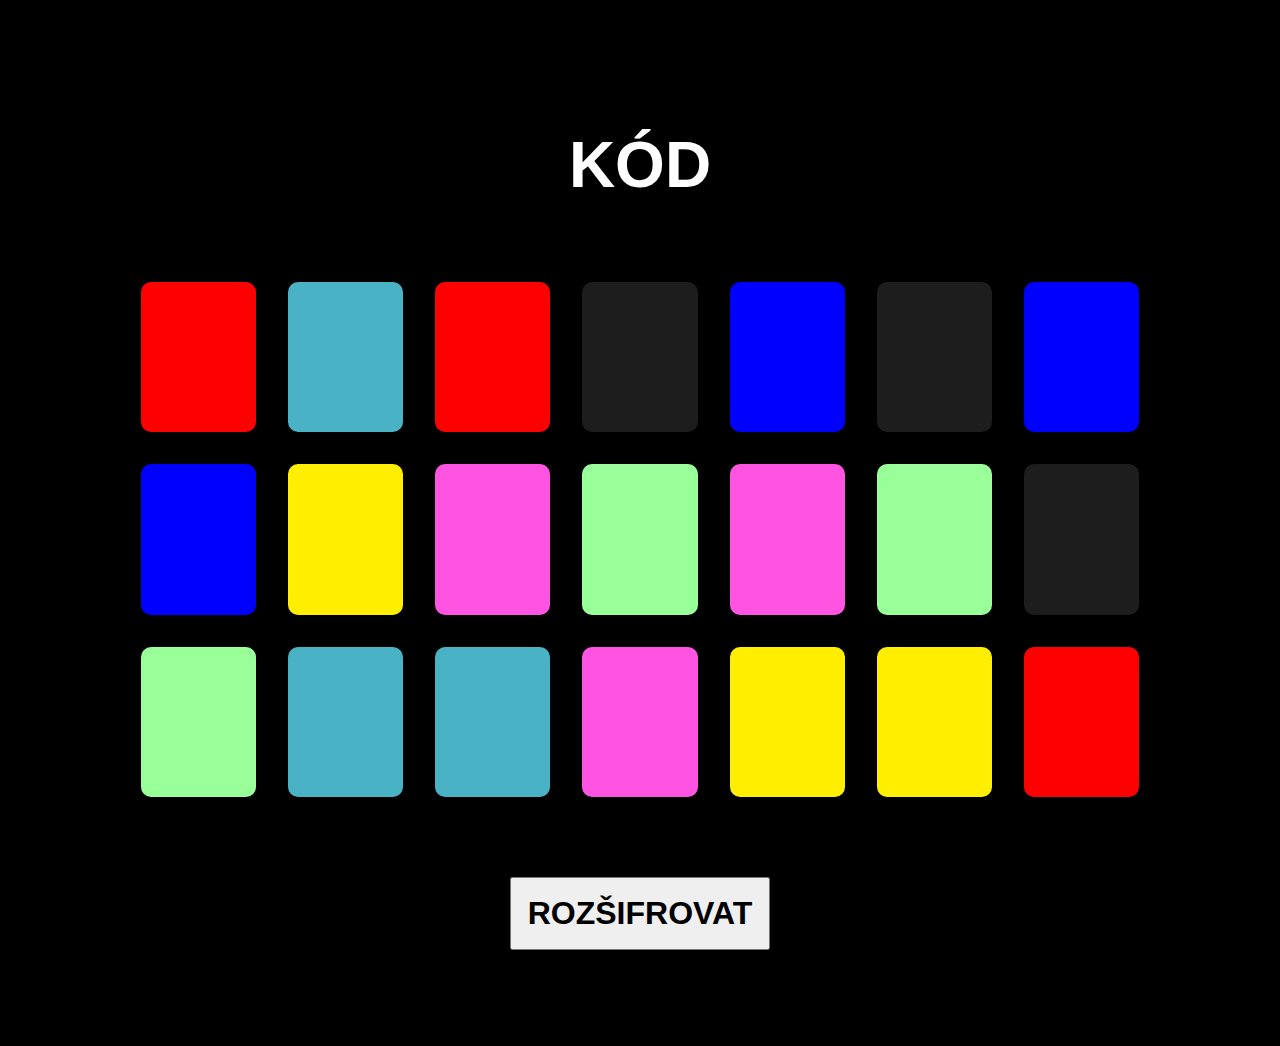
<file: index.html>
<!DOCTYPE html>
<html lang="cs">
  <head>
    <meta charset="UTF-8" />
    <meta name="viewport" content="width=device-width, initial-scale=1.0" />
    <title>Mimozemský kód</title>
    <link rel="stylesheet" href="style.css" />
    <script src="main.js"></script>
  </head>
  <body>
    <div class="main">
      <p>kód</p>
      <div class="inputs">
        <input type="text" maxlength="1" class="red" />
        <input type="text" maxlength="1" class="tyrkys" />
        <input type="text" maxlength="1" class="red" />

        <input type="text" maxlength="1" class="black" />
        <input type="text" maxlength="1" class="blue" />
        <input type="text" maxlength="1" class="black" />

        <input type="text" maxlength="1" class="blue" />
        <input type="text" maxlength="1" class="blue" />
        <input type="text" maxlength="1" class="yellow" />

        <input type="text" maxlength="1" class="pink" />
        <input type="text" maxlength="1" class="green" />
        <input type="text" maxlength="1" class="pink" />

        <input type="text" maxlength="1" class="green" />
        <input type="text" maxlength="1" class="black" />
        <input type="text" maxlength="1" class="green" />

        <input type="text" maxlength="1" class="tyrkys" />
        <input type="text" maxlength="1" class="tyrkys" />
        <input type="text" maxlength="1" class="pink" />

        <input type="text" maxlength="1" class="yellow" />
        <input type="text" maxlength="1" class="yellow" />
        <input type="text" maxlength="1" class="red" />
      </div>
      <button onclick="renderPage()">rozšifrovat</button>
    </div>
  </body>
</html>
</file>
<file: style.css>
body {
  background-color: black;
  color: white;
  margin: 0;
  width: 100%;
  font-family: Verdana, Geneva, Tahoma, sans-serif;
}

.main {
  display: flex;
  flex-direction: column;
  align-items: center;
  justify-items: center;
}

p {
  text-align: center;
  font-size: 4rem;
  font-weight: 900;
  margin-top: 8rem;
  text-transform: uppercase;
}

button {
  text-transform: uppercase;
  font-size: 2rem;
  padding: 1rem;
  max-width: 300px;
  margin-top: 4rem;
  cursor: pointer;
  font-weight: 600;
  font-family: Verdana, Geneva, Tahoma, sans-serif;
  margin-bottom: 6rem;
}

input {
  width: 5.8rem;
  height: 7.5rem;
  font-size: 5rem;
  padding: 0.7rem;
  padding-bottom: 1.2rem;
  text-transform: uppercase;
  text-align: center;
  /* border: solid 5px; */
  border: none;
  background-color: #ffffff;
  margin: 1rem;
  border-radius: 10px;
  font-family: Verdana, Geneva, Tahoma, sans-serif;
  font-weight: 600;
}

.inputs {
  display: flex;
  justify-content: center;
  flex-direction: row;
  flex-wrap: wrap;
  outline: none;
  box-shadow: none;
  margin-left: 4rem;
  margin-right: 4rem;
}

.red {
  background-color: red;
  color: #fff;
}

.black {
  color: #dadada;
  background-color: #1d1d1d;
}
.blue {
  color: #8d8dff;
  background-color: blue;
}
.pink {
  color: #fff;
  background-color: #ff53e2;
}
.green {
  background-color: #99ff99;
  color: #004700;
}
.tyrkys {
  background-color: #49b2c4;
  color: #196d7c;
}
.yellow {
  color: #251d00;
  background-color: #ffee00;
}
</file>
